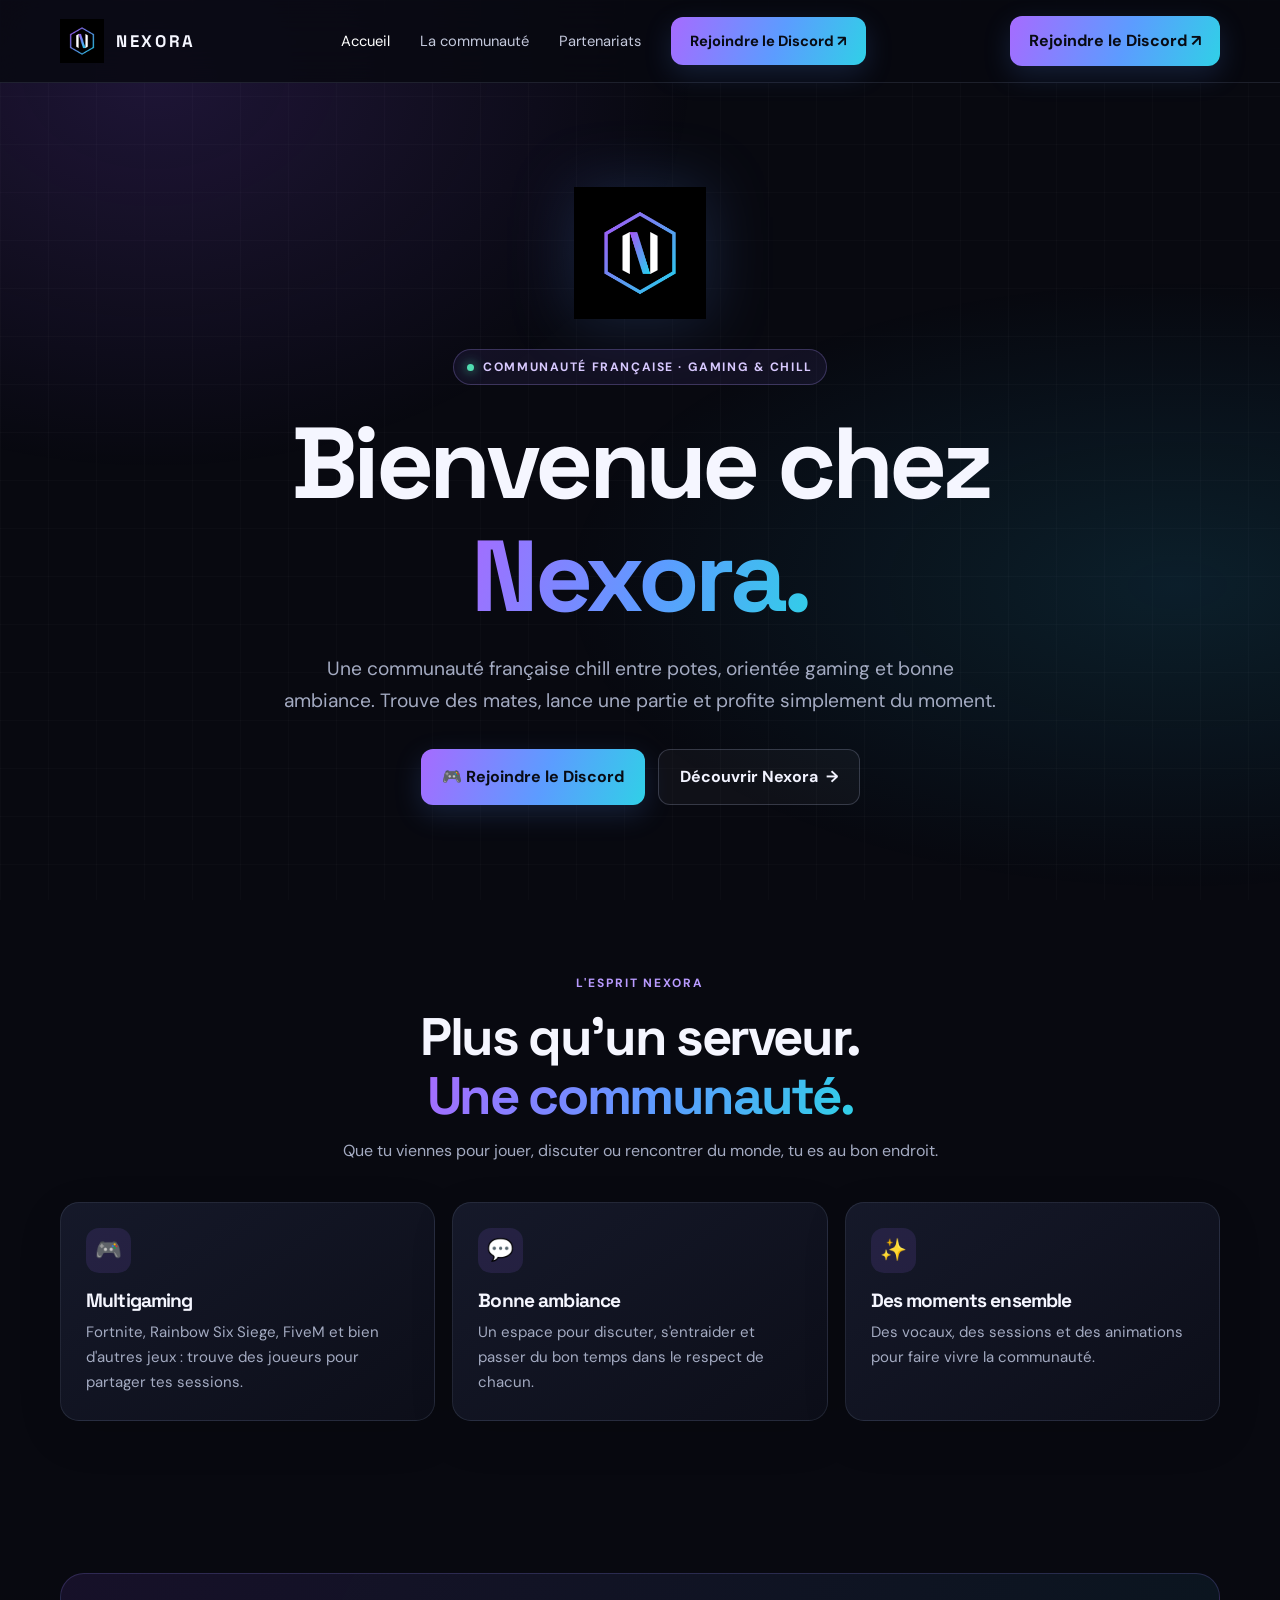
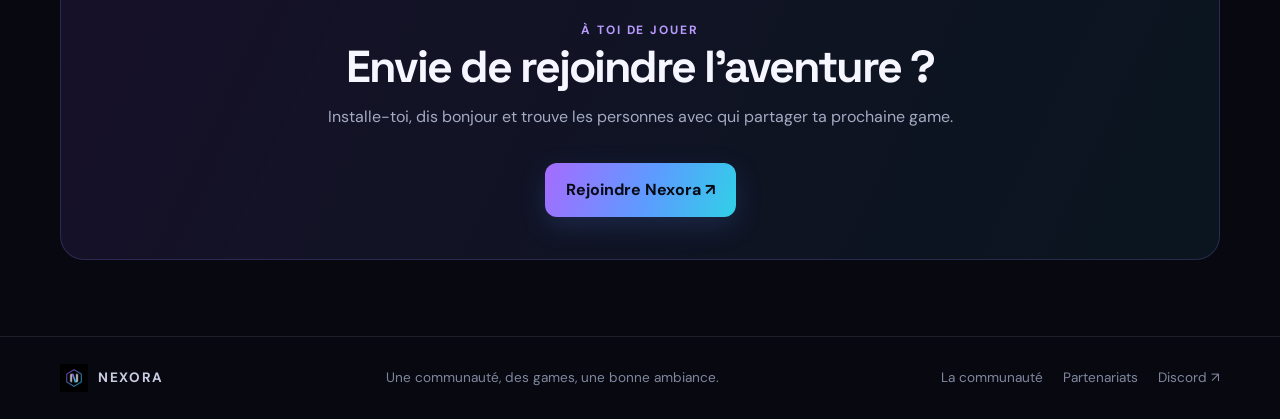
<file: index.html>
<!doctype html>
<html lang="fr">
<head>
<meta charset="utf-8"><meta name="viewport" content="width=device-width, initial-scale=1">
<meta name="theme-color" content="#080910"><meta name="description" content="Nexora, une communauté française chill entre potes, orientée gaming et bonne ambiance.">
<title>Accueil | Nexora</title><link rel="icon" type="image/png" href="nexora-logo.png"><link rel="stylesheet" href="style.css">
</head>
<body>
<header><div class="container nav">
<a class="brand" href="index.html"><img src="nexora-logo.png" alt="Logo Nexora"><span>NEXORA</span></a>
<button class="menu" aria-label="Ouvrir le menu" aria-expanded="false" onclick="toggleMenu()">☰</button>
<nav class="links" id="navLinks"><a href="index.html" class="active">Accueil</a><a href="communaute.html" class="">La communauté</a><a href="partenariats.html" class="">Partenariats</a><a class="nav-cta" href="https://discord.gg/eeUZDGEQj" target="_blank" rel="noopener">Rejoindre le Discord ↗</a></nav>
<a class="nav-cta" href="https://discord.gg/eeUZDGEQj" target="_blank" rel="noopener">Rejoindre le Discord ↗</a>
</div></header>

<main>
<section class="hero"><div class="container">
<img class="hero-logo" src="nexora-logo.png" alt="Logo Nexora">
<div><span class="eyebrow"><span class="pulse"></span> Communauté française · Gaming & chill</span></div>
<h1>Bienvenue chez<br><span>Nexora.</span></h1>
<p class="lead">Une communauté française chill entre potes, orientée gaming et bonne ambiance. Trouve des mates, lance une partie et profite simplement du moment.</p>
<div class="actions"><a class="btn btn-primary" href="https://discord.gg/eeUZDGEQj" target="_blank" rel="noopener">🎮 Rejoindre le Discord</a><a class="btn btn-secondary" href="communaute.html">Découvrir Nexora&nbsp; →</a></div>
</div></section>
<section class="section"><div class="container">
<div class="section-head"><span class="kicker">L'esprit Nexora</span><h2>Plus qu'un serveur.<br><span class="gradient-text">Une communauté.</span></h2><p>Que tu viennes pour jouer, discuter ou rencontrer du monde, tu es au bon endroit.</p></div>
<div class="grid">
<article class="card"><div class="card-icon">🎮</div><h3>Multigaming</h3><p>Fortnite, Rainbow Six Siege, FiveM et bien d'autres jeux : trouve des joueurs pour partager tes sessions.</p></article>
<article class="card"><div class="card-icon">💬</div><h3>Bonne ambiance</h3><p>Un espace pour discuter, s'entraider et passer du bon temps dans le respect de chacun.</p></article>
<article class="card"><div class="card-icon">✨</div><h3>Des moments ensemble</h3><p>Des vocaux, des sessions et des animations pour faire vivre la communauté.</p></article>
</div></div></section>
<section class="section"><div class="container"><div class="band"><span class="kicker">À toi de jouer</span><h2>Envie de rejoindre l'aventure ?</h2><p>Installe-toi, dis bonjour et trouve les personnes avec qui partager ta prochaine game.</p><div class="actions"><a class="btn btn-primary" href="https://discord.gg/eeUZDGEQj" target="_blank" rel="noopener">Rejoindre Nexora ↗</a></div></div></div></section>
</main>
<footer><div class="container footer-inner"><a class="footer-brand" href="index.html"><img src="nexora-logo.png" alt="">NEXORA</a><span>Une communauté, des games, une bonne ambiance.</span><div class="footer-links"><a href="communaute.html">La communauté</a><a href="partenariats.html">Partenariats</a><a href="https://discord.gg/eeUZDGEQj" target="_blank" rel="noopener">Discord ↗</a></div></div></footer>
<script>function toggleMenu(){const n=document.getElementById('navLinks');const b=document.querySelector('.menu');n.classList.toggle('open');b.setAttribute('aria-expanded',n.classList.contains('open'));}</script>
</body></html>
</file>
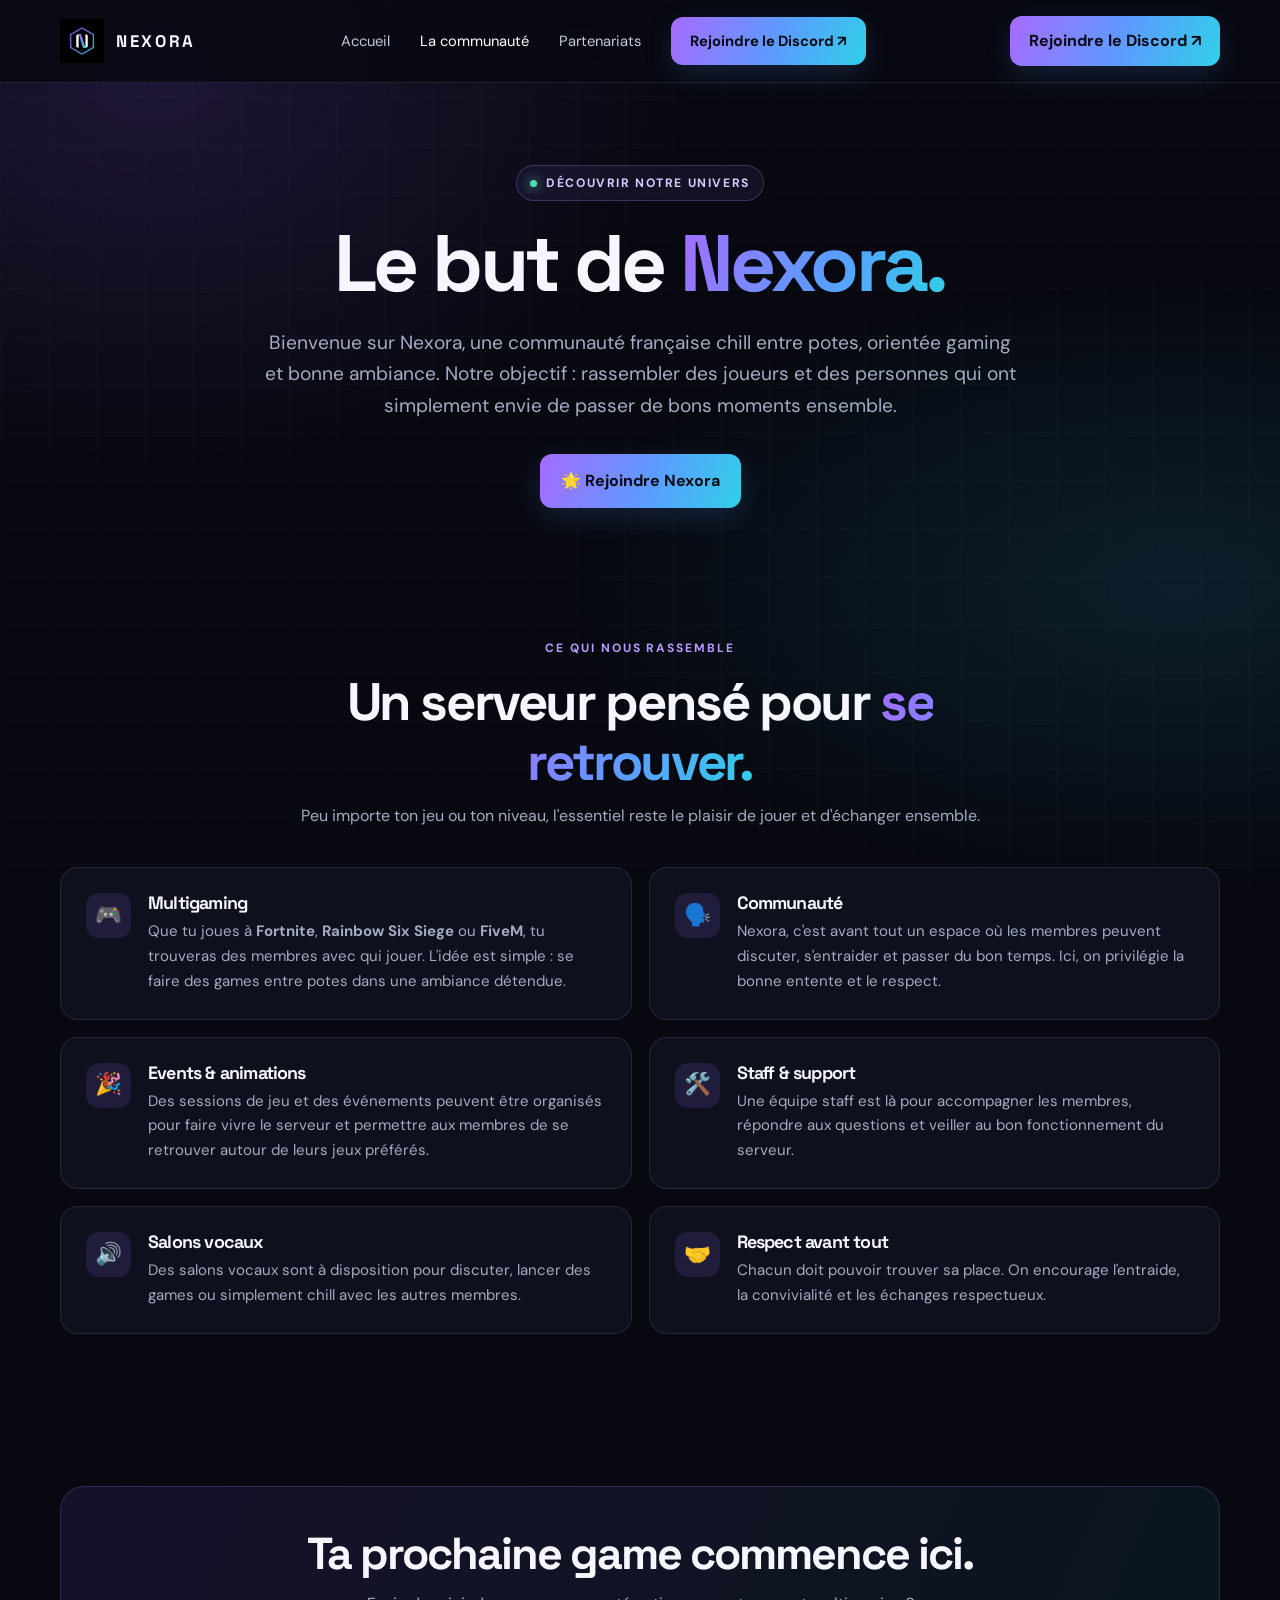
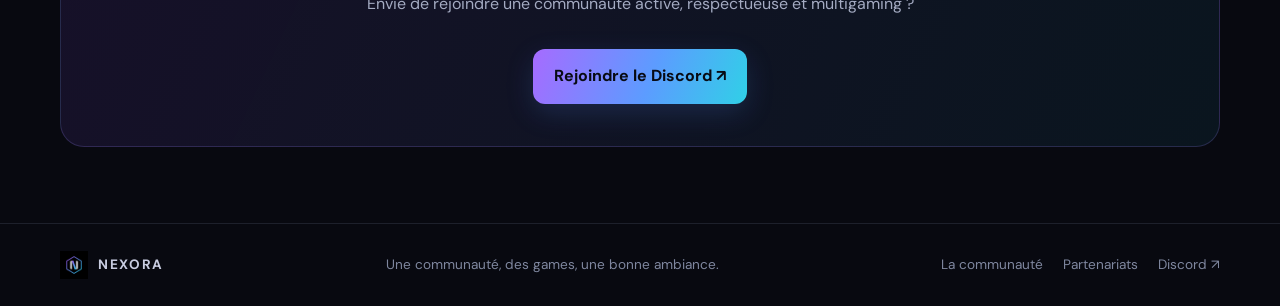
<file: communaute.html>
<!doctype html>
<html lang="fr">
<head>
<meta charset="utf-8"><meta name="viewport" content="width=device-width, initial-scale=1">
<meta name="theme-color" content="#080910"><meta name="description" content="Découvre l'esprit Nexora : multigaming, communauté, événements et vocaux.">
<title>La communauté | Nexora</title><link rel="icon" type="image/png" href="nexora-logo.png"><link rel="stylesheet" href="style.css">
</head>
<body>
<header><div class="container nav">
<a class="brand" href="index.html"><img src="nexora-logo.png" alt="Logo Nexora"><span>NEXORA</span></a>
<button class="menu" aria-label="Ouvrir le menu" aria-expanded="false" onclick="toggleMenu()">☰</button>
<nav class="links" id="navLinks"><a href="index.html" class="">Accueil</a><a href="communaute.html" class="active">La communauté</a><a href="partenariats.html" class="">Partenariats</a><a class="nav-cta" href="https://discord.gg/eeUZDGEQj" target="_blank" rel="noopener">Rejoindre le Discord ↗</a></nav>
<a class="nav-cta" href="https://discord.gg/eeUZDGEQj" target="_blank" rel="noopener">Rejoindre le Discord ↗</a>
</div></header>

<main><section class="page-hero"><div class="container"><span class="eyebrow"><span class="pulse"></span> Découvrir notre univers</span><h1>Le but de <span class="gradient-text">Nexora.</span></h1><p class="lead">Bienvenue sur Nexora, une communauté française chill entre potes, orientée gaming et bonne ambiance. Notre objectif : rassembler des joueurs et des personnes qui ont simplement envie de passer de bons moments ensemble.</p><div class="actions"><a class="btn btn-primary" href="https://discord.gg/eeUZDGEQj" target="_blank" rel="noopener">🌟 Rejoindre Nexora</a></div></div></section>
<section class="section"><div class="container"><div class="section-head"><span class="kicker">Ce qui nous rassemble</span><h2>Un serveur pensé pour <span class="gradient-text">se retrouver.</span></h2><p>Peu importe ton jeu ou ton niveau, l'essentiel reste le plaisir de jouer et d'échanger ensemble.</p></div>
<div class="feature-list">
<article class="feature"><div class="card-icon">🎮</div><div><h3>Multigaming</h3><p>Que tu joues à <strong>Fortnite</strong>, <strong>Rainbow Six Siege</strong> ou <strong>FiveM</strong>, tu trouveras des membres avec qui jouer. L'idée est simple : se faire des games entre potes dans une ambiance détendue.</p></div></article>
<article class="feature"><div class="card-icon">🗣️</div><div><h3>Communauté</h3><p>Nexora, c'est avant tout un espace où les membres peuvent discuter, s'entraider et passer du bon temps. Ici, on privilégie la bonne entente et le respect.</p></div></article>
<article class="feature"><div class="card-icon">🎉</div><div><h3>Events & animations</h3><p>Des sessions de jeu et des événements peuvent être organisés pour faire vivre le serveur et permettre aux membres de se retrouver autour de leurs jeux préférés.</p></div></article>
<article class="feature"><div class="card-icon">🛠️</div><div><h3>Staff & support</h3><p>Une équipe staff est là pour accompagner les membres, répondre aux questions et veiller au bon fonctionnement du serveur.</p></div></article>
<article class="feature"><div class="card-icon">🔊</div><div><h3>Salons vocaux</h3><p>Des salons vocaux sont à disposition pour discuter, lancer des games ou simplement chill avec les autres membres.</p></div></article>
<article class="feature"><div class="card-icon">🤝</div><div><h3>Respect avant tout</h3><p>Chacun doit pouvoir trouver sa place. On encourage l'entraide, la convivialité et les échanges respectueux.</p></div></article>
</div></div></section>
<section class="section"><div class="container"><div class="band"><h2>Ta prochaine game commence ici.</h2><p>Envie de rejoindre une communauté active, respectueuse et multigaming ?</p><div class="actions"><a class="btn btn-primary" href="https://discord.gg/eeUZDGEQj" target="_blank" rel="noopener">Rejoindre le Discord ↗</a></div></div></div></section></main>
<footer><div class="container footer-inner"><a class="footer-brand" href="index.html"><img src="nexora-logo.png" alt="">NEXORA</a><span>Une communauté, des games, une bonne ambiance.</span><div class="footer-links"><a href="communaute.html">La communauté</a><a href="partenariats.html">Partenariats</a><a href="https://discord.gg/eeUZDGEQj" target="_blank" rel="noopener">Discord ↗</a></div></div></footer>
<script>function toggleMenu(){const n=document.getElementById('navLinks');const b=document.querySelector('.menu');n.classList.toggle('open');b.setAttribute('aria-expanded',n.classList.contains('open'));}</script>
</body></html>
</file>
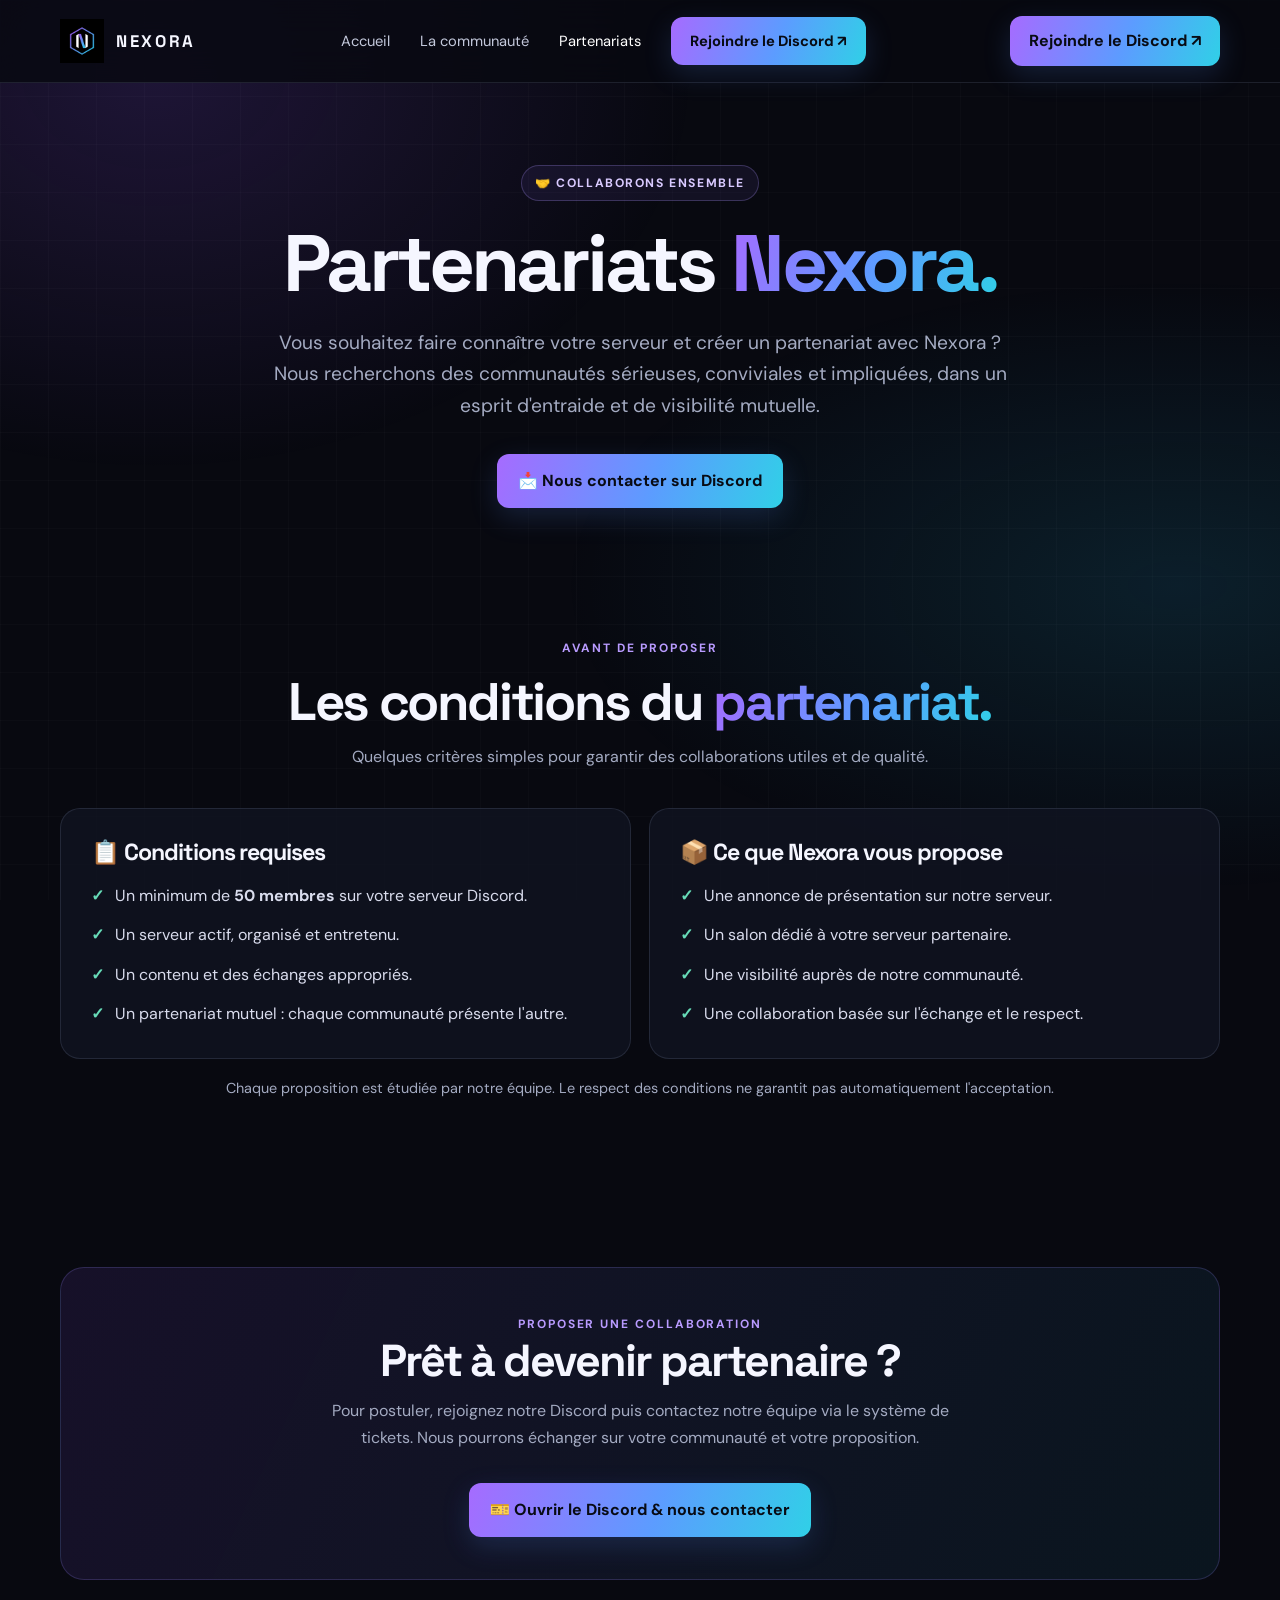
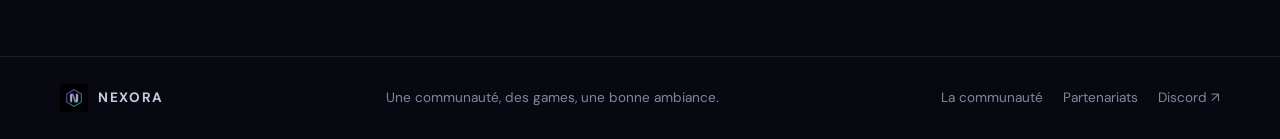
<file: partenariats.html>
<!doctype html>
<html lang="fr">
<head>
<meta charset="utf-8"><meta name="viewport" content="width=device-width, initial-scale=1">
<meta name="theme-color" content="#080910"><meta name="description" content="Les conditions et avantages pour devenir partenaire de Nexora.">
<title>Partenariats | Nexora</title><link rel="icon" type="image/png" href="nexora-logo.png"><link rel="stylesheet" href="style.css">
</head>
<body>
<header><div class="container nav">
<a class="brand" href="index.html"><img src="nexora-logo.png" alt="Logo Nexora"><span>NEXORA</span></a>
<button class="menu" aria-label="Ouvrir le menu" aria-expanded="false" onclick="toggleMenu()">☰</button>
<nav class="links" id="navLinks"><a href="index.html" class="">Accueil</a><a href="communaute.html" class="">La communauté</a><a href="partenariats.html" class="active">Partenariats</a><a class="nav-cta" href="https://discord.gg/eeUZDGEQj" target="_blank" rel="noopener">Rejoindre le Discord ↗</a></nav>
<a class="nav-cta" href="https://discord.gg/eeUZDGEQj" target="_blank" rel="noopener">Rejoindre le Discord ↗</a>
</div></header>

<main><section class="page-hero"><div class="container"><span class="eyebrow">🤝 Collaborons ensemble</span><h1>Partenariats <span class="gradient-text">Nexora.</span></h1><p class="lead">Vous souhaitez faire connaître votre serveur et créer un partenariat avec Nexora ? Nous recherchons des communautés sérieuses, conviviales et impliquées, dans un esprit d'entraide et de visibilité mutuelle.</p><div class="actions"><a class="btn btn-primary" href="https://discord.gg/eeUZDGEQj" target="_blank" rel="noopener">📩 Nous contacter sur Discord</a></div></div></section>
<section class="section"><div class="container"><div class="section-head"><span class="kicker">Avant de proposer</span><h2>Les conditions du <span class="gradient-text">partenariat.</span></h2><p>Quelques critères simples pour garantir des collaborations utiles et de qualité.</p></div>
<div class="partner-grid">
<article class="partner-card"><h2>📋 Conditions requises</h2><ul class="check-list"><li><span class="check">✓</span><span>Un minimum de <strong>50 membres</strong> sur votre serveur Discord.</span></li><li><span class="check">✓</span><span>Un serveur actif, organisé et entretenu.</span></li><li><span class="check">✓</span><span>Un contenu et des échanges appropriés.</span></li><li><span class="check">✓</span><span>Un partenariat mutuel : chaque communauté présente l'autre.</span></li></ul></article>
<article class="partner-card"><h2>📦 Ce que Nexora vous propose</h2><ul class="check-list"><li><span class="check">✓</span><span>Une annonce de présentation sur notre serveur.</span></li><li><span class="check">✓</span><span>Un salon dédié à votre serveur partenaire.</span></li><li><span class="check">✓</span><span>Une visibilité auprès de notre communauté.</span></li><li><span class="check">✓</span><span>Une collaboration basée sur l'échange et le respect.</span></li></ul></article>
</div>
<p class="partner-note" style="text-align:center">Chaque proposition est étudiée par notre équipe. Le respect des conditions ne garantit pas automatiquement l'acceptation.</p>
</div></section>
<section class="section"><div class="container"><div class="band"><span class="kicker">Proposer une collaboration</span><h2>Prêt à devenir partenaire ?</h2><p>Pour postuler, rejoignez notre Discord puis contactez notre équipe via le système de tickets. Nous pourrons échanger sur votre communauté et votre proposition.</p><div class="actions"><a class="btn btn-primary" href="https://discord.gg/eeUZDGEQj" target="_blank" rel="noopener">🎫 Ouvrir le Discord & nous contacter</a></div></div></div></section></main>
<footer><div class="container footer-inner"><a class="footer-brand" href="index.html"><img src="nexora-logo.png" alt="">NEXORA</a><span>Une communauté, des games, une bonne ambiance.</span><div class="footer-links"><a href="communaute.html">La communauté</a><a href="partenariats.html">Partenariats</a><a href="https://discord.gg/eeUZDGEQj" target="_blank" rel="noopener">Discord ↗</a></div></div></footer>
<script>function toggleMenu(){const n=document.getElementById('navLinks');const b=document.querySelector('.menu');n.classList.toggle('open');b.setAttribute('aria-expanded',n.classList.contains('open'));}</script>
</body></html>
</file>
<file: style.css>
@import url('https://fonts.googleapis.com/css2?family=DM+Sans:wght@400;500;600;700&family=Space+Grotesk:wght@400;500;600;700&display=swap');
:root{--bg:#080910;--surface:#101321;--surface2:#151a2c;--text:#f5f6ff;--muted:#a4abc2;--line:rgba(180,190,230,.13);--purple:#a16aff;--cyan:#36c8ed;--grad:linear-gradient(110deg,#a66bff 0%,#5c9cff 55%,#30d0e7 100%);--max:1160px}
*{box-sizing:border-box}html{scroll-behavior:smooth}body{margin:0;background:var(--bg);color:var(--text);font-family:'DM Sans',sans-serif;line-height:1.65;overflow-x:hidden}
body:before{content:"";position:fixed;inset:0;z-index:-1;pointer-events:none;background:radial-gradient(ellipse at 12% 8%,rgba(143,83,245,.17),transparent 34%),radial-gradient(ellipse at 92% 65%,rgba(35,190,235,.12),transparent 37%),linear-gradient(rgba(255,255,255,.018) 1px,transparent 1px),linear-gradient(90deg,rgba(255,255,255,.018) 1px,transparent 1px);background-size:auto,auto,48px 48px,48px 48px}
a{color:inherit;text-decoration:none}.container{width:min(var(--max),calc(100% - 44px));margin:auto}
header{position:sticky;top:0;z-index:20;background:rgba(8,9,16,.82);backdrop-filter:blur(18px);border-bottom:1px solid var(--line)}
.nav{height:82px;display:flex;align-items:center;justify-content:space-between;gap:28px}.brand{display:flex;align-items:center;gap:12px;font:700 1.05rem 'Space Grotesk';letter-spacing:.16em}.brand img{width:44px;height:44px;object-fit:contain}.links{display:flex;align-items:center;gap:30px;color:#c4c9dc;font-size:.92rem}.links a{transition:color .2s}.links a:hover,.links a.active{color:#fff}.nav-cta,.btn{display:inline-flex;align-items:center;justify-content:center;gap:10px;border-radius:12px;padding:12px 19px;font-weight:700;transition:transform .2s,filter .2s,border-color .2s}.nav-cta,.btn-primary{background:var(--grad);color:#080b14;box-shadow:0 9px 28px rgba(85,139,245,.18)}.nav-cta:hover,.btn:hover{transform:translateY(-2px);filter:brightness(1.08)}.menu{display:none;background:none;border:1px solid var(--line);color:white;border-radius:10px;padding:9px 12px;font-size:1.2rem}
.hero{padding:104px 0 88px;text-align:center;position:relative}.hero-logo{width:132px;height:132px;object-fit:contain;filter:drop-shadow(0 0 32px rgba(90,145,255,.2));margin-bottom:22px}.eyebrow{display:inline-flex;align-items:center;gap:9px;border:1px solid rgba(174,151,255,.25);background:rgba(132,102,226,.09);color:#d9caff;border-radius:99px;padding:7px 13px;font-size:.76rem;font-weight:700;letter-spacing:.13em;text-transform:uppercase}.pulse{width:7px;height:7px;border-radius:50%;background:#50ddb0;box-shadow:0 0 12px #50ddb0}
h1,h2,h3{font-family:'Space Grotesk',sans-serif;line-height:1.12;letter-spacing:-.045em}h1{font-size:clamp(3.2rem,8vw,6.3rem);margin:22px 0 20px}h1 span,.gradient-text{background:var(--grad);-webkit-background-clip:text;background-clip:text;color:transparent}.lead{font-size:clamp(1.05rem,2vw,1.2rem);color:var(--muted);max-width:720px;margin:0 auto}.actions{display:flex;justify-content:center;flex-wrap:wrap;gap:13px;margin-top:32px}.btn{padding:14px 21px}.btn-secondary{border:1px solid rgba(183,190,225,.23);background:rgba(255,255,255,.035);color:#f2f3ff}.btn-secondary:hover{border-color:rgba(72,195,235,.6)}
.section{padding:76px 0}.section-head{text-align:center;max-width:720px;margin:0 auto 38px}.kicker{color:#b99bff;text-transform:uppercase;letter-spacing:.16em;font-size:.75rem;font-weight:700}.section-head h2{font-size:clamp(2rem,4.5vw,3.3rem);margin:12px 0}.section-head p{color:var(--muted);margin:0}.grid{display:grid;grid-template-columns:repeat(3,1fr);gap:17px}.card{border:1px solid var(--line);border-radius:19px;padding:25px;background:linear-gradient(145deg,rgba(23,27,45,.88),rgba(13,15,26,.88));box-shadow:0 14px 45px rgba(0,0,0,.12)}.card-icon{width:45px;height:45px;display:grid;place-items:center;border-radius:13px;background:rgba(151,111,255,.13);font-size:1.35rem;margin-bottom:17px}.card h3{font-size:1.2rem;margin:0 0 9px}.card p{color:var(--muted);font-size:.94rem;margin:0}.band{border:1px solid rgba(155,137,255,.2);border-radius:24px;background:linear-gradient(115deg,rgba(126,78,220,.12),rgba(36,169,211,.08));padding:42px;text-align:center}.band h2{font-size:clamp(1.8rem,4vw,2.8rem);margin:0 0 12px}.band p{color:var(--muted);margin:0 auto;max-width:650px}
.page-hero{padding:82px 0 50px;text-align:center}.page-hero h1{font-size:clamp(2.8rem,7vw,5rem);margin:18px 0}.page-hero .lead{max-width:760px}.feature-list{display:grid;grid-template-columns:1fr 1fr;gap:17px}.feature{display:flex;gap:17px;align-items:flex-start;padding:25px;border:1px solid var(--line);border-radius:18px;background:rgba(17,20,34,.78)}.feature .card-icon{flex:0 0 45px;margin:0}.feature h3{margin:0 0 6px;font-size:1.12rem}.feature p{margin:0;color:var(--muted);font-size:.94rem}
.partner-grid{display:grid;grid-template-columns:1fr 1fr;gap:18px}.partner-card{padding:30px;border:1px solid var(--line);border-radius:20px;background:rgba(17,20,34,.82)}.partner-card h2{font-size:1.45rem;margin:0 0 18px}.check-list{list-style:none;margin:0;padding:0;display:grid;gap:13px;color:#d9dced}.check-list li{display:flex;gap:11px;align-items:flex-start}.check{color:#67dcb8;font-weight:800}.partner-note{margin-top:18px;color:var(--muted);font-size:.9rem}
footer{border-top:1px solid var(--line);padding:27px 0;color:#7f879f;font-size:.85rem}.footer-inner{display:flex;align-items:center;justify-content:space-between;gap:20px}.footer-brand{display:flex;align-items:center;gap:10px;color:#c8cce0;font-weight:700;letter-spacing:.12em}.footer-brand img{width:28px;height:28px;object-fit:contain}.footer-links{display:flex;gap:20px}.footer-links a:hover{color:white}
@media(max-width:800px){.links{gap:17px}.grid{grid-template-columns:1fr 1fr}.partner-grid{grid-template-columns:1fr}}
@media(max-width:620px){.container{width:min(var(--max),calc(100% - 30px))}.nav{height:70px}.menu{display:block}.links{display:none;position:absolute;top:69px;left:0;right:0;padding:18px 22px 22px;background:#0d101c;border-bottom:1px solid var(--line);flex-direction:column;align-items:stretch;gap:14px}.links.open{display:flex}.links .nav-cta{text-align:center}.nav>.nav-cta{display:none}.hero{padding:72px 0 58px}.hero-logo{width:112px;height:112px}.grid,.feature-list{grid-template-columns:1fr}.section{padding:55px 0}.band{padding:29px 20px}.footer-inner{flex-direction:column;text-align:center}.footer-links{flex-wrap:wrap;justify-content:center}}
</file>
